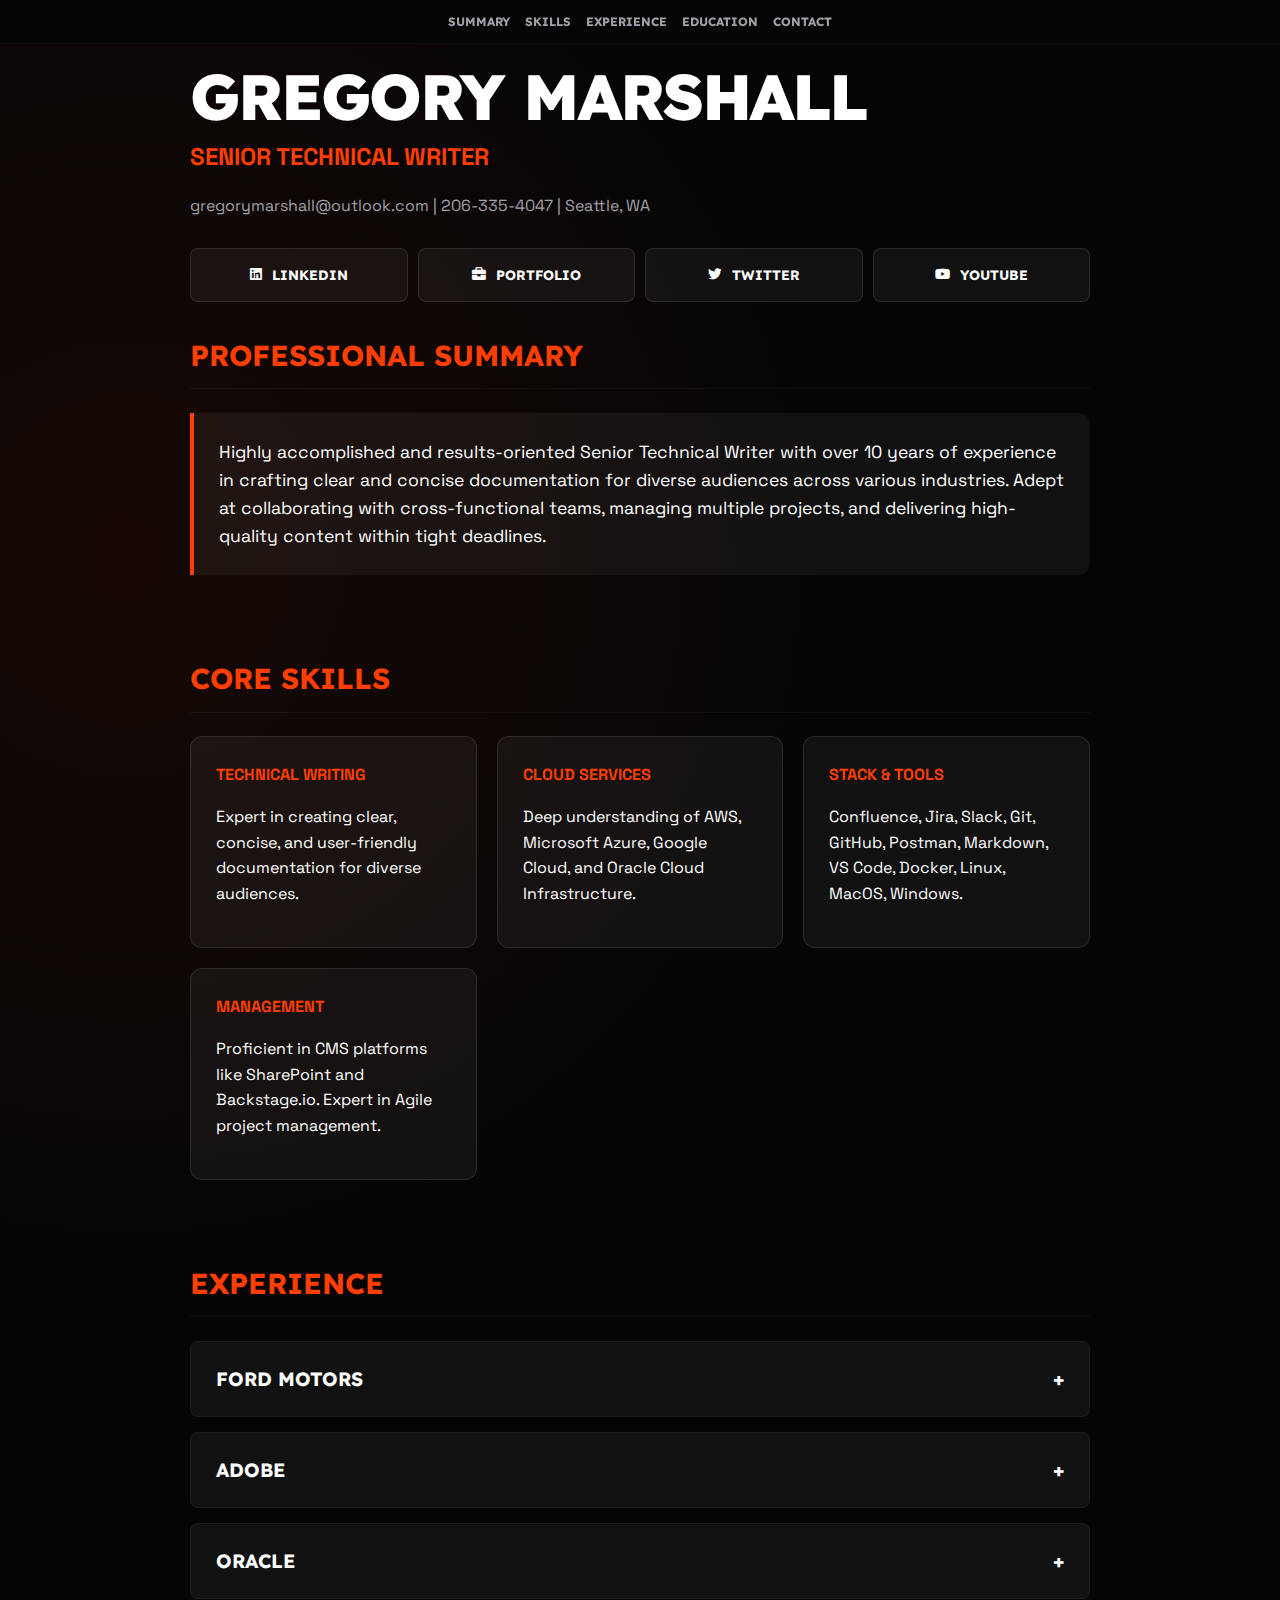
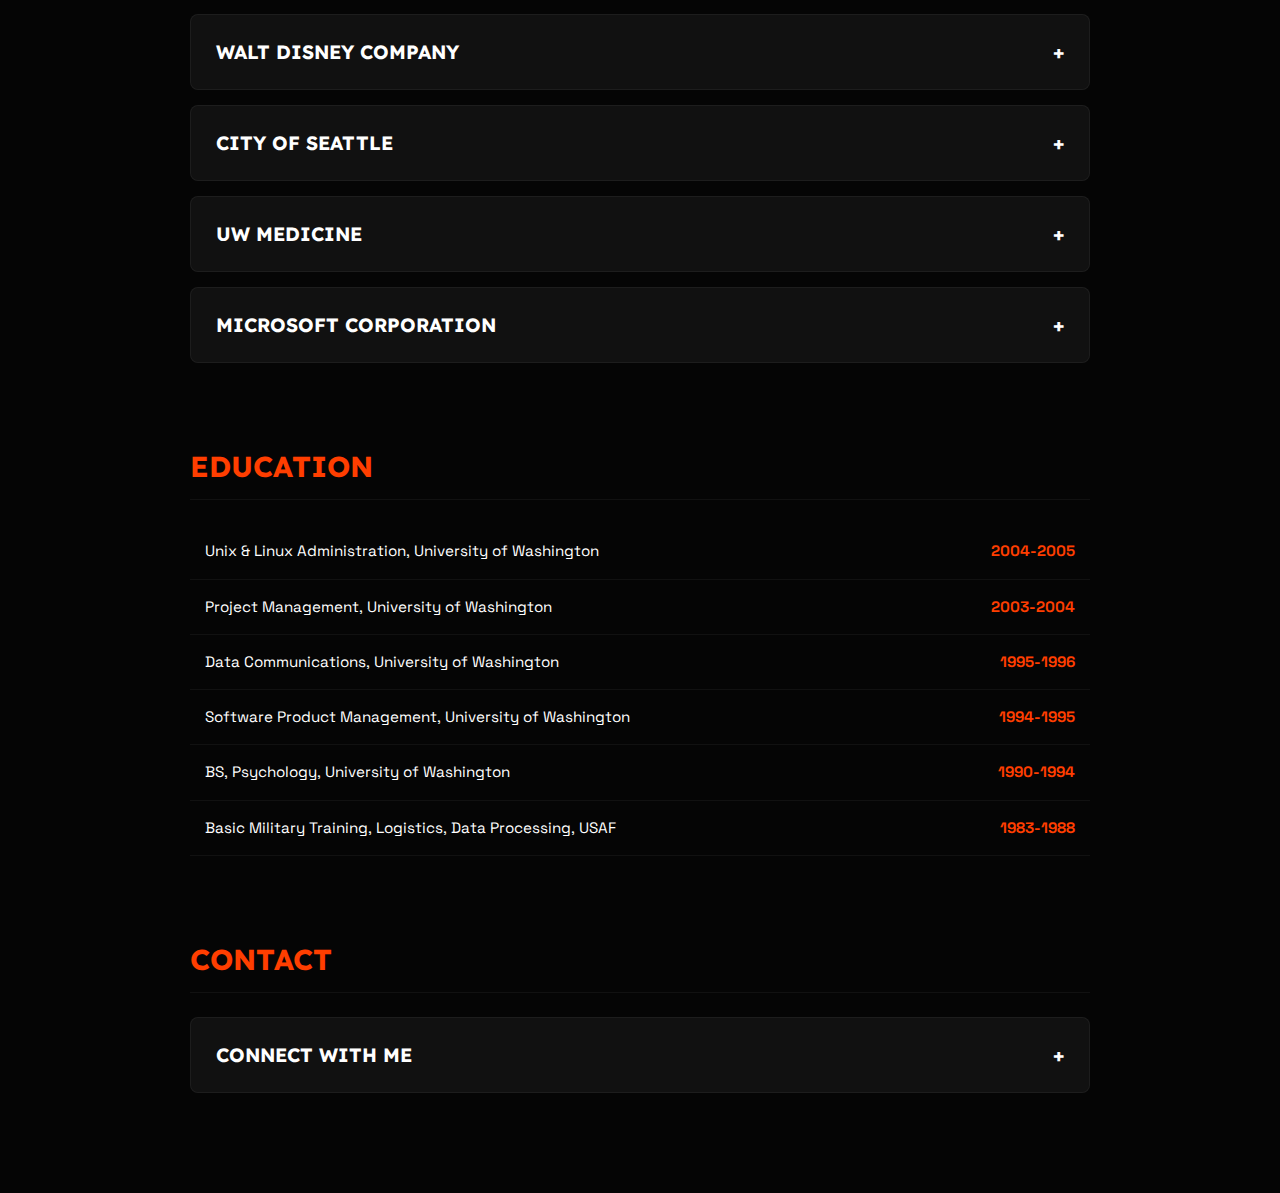
<file: index2.html>
<!DOCTYPE html>
<html lang="en">
<head>
    <meta charset="UTF-8">
    <meta name="viewport" content="width=device-width, initial-scale=1.0">
    <title>Gregory Marshall | Senior Technical Writer</title>
    <link href="https://fonts.googleapis.com/css2?family=Lexend+Deca:wght@400;700;800&family=Space+Grotesk:wght@300;500;700&display=swap" rel="stylesheet">
    <link rel="stylesheet" href="https://cdnjs.cloudflare.com/ajax/libs/font-awesome/6.0.0/css/all.min.css">
    <style>
        :root {
            --accent: #ff3e00;
            --bg: #050505;
            --glass: rgba(255, 255, 255, 0.05);
            --text-main: #ffffff;
            --text-sub: #a1a1aa;
        }

        html { scroll-behavior: smooth; }

        body {
            font-family: 'Space Grotesk', sans-serif;
            background: var(--bg);
            color: var(--text-main);
            margin: 0;
            padding: 0;
            background-image: radial-gradient(circle at 10% 20%, rgba(255, 62, 0, 0.07) 0%, transparent 30%);
            line-height: 1.6;
        }

        nav {
            position: sticky;
            top: 0;
            background: rgba(5, 5, 5, 0.95);
            backdrop-filter: blur(15px);
            z-index: 1000;
            border-bottom: 1px solid var(--glass);
            padding: 12px 0;
        }

        .nav-container {
            max-width: 900px;
            margin: 0 auto;
            display: flex;
            justify-content: center;
            gap: 15px;
            flex-wrap: wrap;
        }

        .nav-link {
            color: var(--text-sub);
            text-decoration: none;
            font-family: 'Lexend Deca', sans-serif;
            font-weight: 700;
            font-size: 0.75rem;
            text-transform: uppercase;
        }

        .container { max-width: 900px; margin: 0 auto; padding: 20px; }

        header { margin-bottom: 20px; }

        h1 {
            font-family: 'Lexend Deca', sans-serif;
            font-size: clamp(2.5rem, 8vw, 4rem);
            font-weight: 800;
            margin: 0;
            letter-spacing: -2px;
            line-height: 1;
        }

        .hero-title {
            color: var(--accent);
            font-size: 1.5rem;
            font-weight: 700;
            margin-top: 10px;
            text-transform: uppercase;
        }

        .social-grid { display: grid; grid-template-columns: repeat(2, 1fr); gap: 10px; margin: 30px 0; }
        @media (min-width: 600px) { .social-grid { grid-template-columns: repeat(4, 1fr); } }

        .social-btn, .submit-btn {
            display: flex; align-items: center; justify-content: center; background: var(--glass); color: #fff;
            text-decoration: none; padding: 15px; border-radius: 8px; border: 1px solid rgba(255,255,255,0.1);
            font-family: 'Lexend Deca'; font-weight: 700; font-size: 0.85rem; transition: 0.3s;
            cursor: pointer; gap: 10px;
        }

        .social-btn:hover { background: var(--accent); transform: translateY(-2px); }

        section { margin-bottom: 80px; scroll-margin-top: 80px; }
        h2 { color: var(--accent); font-family: 'Lexend Deca'; font-size: 1.8rem; border-bottom: 1px solid var(--glass); padding-bottom: 10px; }

        .prof-summary {
            padding: 25px;
            background: var(--glass);
            border-left: 4px solid var(--accent);
            font-size: 1.1rem;
            border-radius: 0 12px 12px 0;
        }

        .skills-grid { display: grid; grid-template-columns: repeat(auto-fit, minmax(250px, 1fr)); gap: 20px; }
        .skill-card { background: var(--glass); padding: 25px; border-radius: 12px; border: 1px solid rgba(255,255,255,0.1); }
        .skill-card h4 { color: var(--accent); margin: 0 0 10px 0; text-transform: uppercase; }

        .acc-item { margin-bottom: 15px; background: var(--glass); border-radius: 8px; border: 1px solid rgba(255,255,255,0.05); }
        .acc-btn {
            width: 100%; padding: 25px; background: none; border: none;
            display: flex; justify-content: space-between; cursor: pointer;
            color: var(--text-main); font-size: 1.2rem; font-weight: 700; font-family: 'Lexend Deca'; text-align: left;
        }

        .acc-content { max-height: 0; overflow: hidden; transition: 0.4s ease-out; }
        .inner { padding: 0 25px 25px; color: var(--text-sub); }
        .inner ul { padding-left: 20px; }
        .inner li { margin-bottom: 10px; }
        .meta-text { color: var(--accent); font-weight: 700; font-size: 0.85rem; display: block; margin-bottom: 10px; text-transform: uppercase; }

        .edu-table { width: 100%; border-collapse: collapse; }
        .edu-table td { padding: 15px; border-bottom: 1px solid var(--glass); font-size: 0.95rem; }
        .edu-year { text-align: right; color: var(--accent); font-weight: 700; width: 120px; }

        .contact-form { background: var(--glass); padding: 40px; border-radius: 20px; }
        .form-group { margin-bottom: 25px; }
        .form-group label { display: block; margin-bottom: 10px; font-weight: 600; color: var(--accent); font-size: 0.8rem; }
        .form-group input, .form-group textarea {
            width: 100%; padding: 15px; background: rgba(0,0,0,0.3); border: 1px solid rgba(255,255,255,0.1);
            border-radius: 8px; color: #fff; font-family: inherit; box-sizing: border-box;
        }
    </style>
</head>
<body>

<nav>
    <div class="nav-container">
        <a href="#summary" class="nav-link">Summary</a>
        <a href="#skills" class="nav-link">Skills</a>
        <a href="#experience" class="nav-link">Experience</a>
        <a href="#education" class="nav-link">Education</a>
        <a href="#contact" class="nav-link">Contact</a>
    </div>
</nav>

<div class="container">
    <header>
        <h1>GREGORY MARSHALL</h1>
        <div class="hero-title">Senior Technical Writer</div>
        <p style="color: var(--text-sub);">gregorymarshall@outlook.com | 206-335-4047 | Seattle, WA</p>
    </header>

    <div class="social-grid">
        <a href="#" class="social-btn"><i class="fab fa-linkedin"></i> LINKEDIN</a>
        <a href="#" class="social-btn"><i class="fas fa-briefcase"></i> PORTFOLIO</a>
        <a href="#" class="social-btn"><i class="fab fa-twitter"></i> TWITTER</a>
        <a href="#" class="social-btn"><i class="fab fa-youtube"></i> YOUTUBE</a>
    </div>

    <section id="summary">
        <h2>PROFESSIONAL SUMMARY</h2>
        <div class="prof-summary">
            Highly accomplished and results-oriented Senior Technical Writer with over 10 years of experience in crafting clear and concise documentation for diverse audiences across various industries.  Adept at collaborating with cross-functional teams, managing multiple projects, and delivering high-quality content within tight deadlines. 
        </div>
    </section>

    <section id="skills">
        <h2>CORE SKILLS</h2>
        <div class="skills-grid">
            <div class="skill-card">
                <h4>Technical Writing</h4>
                <p>Expert in creating clear, concise, and user-friendly documentation for diverse audiences. </p>
            </div>
            <div class="skill-card">
                <h4>Cloud Services</h4>
                <p>Deep understanding of AWS, Microsoft Azure, Google Cloud, and Oracle Cloud Infrastructure. </p>
            </div>
            <div class="skill-card">
                <h4>Stack & Tools</h4>
                <p>Confluence, Jira, Slack, Git, GitHub, Postman, Markdown, VS Code, Docker, Linux, MacOS, Windows. </p>
            </div>
            <div class="skill-card">
                <h4>Management</h4>
                <p>Proficient in CMS platforms like SharePoint and Backstage.io.  Expert in Agile project management. </p>
            </div>
        </div>
    </section>

    <section id="experience">
        <h2>EXPERIENCE</h2>
        <div class="accordion">
            <div class="acc-item">
                <button class="acc-btn" onclick="toggle(this)">FORD MOTORS <span>+</span></button>
                <div class="acc-content"><div class="inner">
                    <span class="meta-text">2023-2024 | Seattle, WA</span>
                    <ul>
                        <li>Authored developer content for API onboarding, technical overviews, architecture diagrams, workflows, and how-to guides for the Connected Vehicle Cloud platform. </li>
                        <li>Migrated developer content to Backstage.io; resolved content rendering issues; created and reviewed templates. </li>
                        <li>Researched and proposed new functionality to automate routine tasks. </li>
                    </ul>
                </div></div>
            </div>
            <div class="acc-item">
                <button class="acc-btn" onclick="toggle(this)">ADOBE <span>+</span></button>
                <div class="acc-content"><div class="inner">
                    <span class="meta-text">2022 | Seattle, WA</span>
                    <ul>
                        <li>Authored onboarding guides, technology overviews, architectural diagrams, and code samples for Adobe Commerce on Cloud developers. </li>
                        <li>Collaborated with stakeholders on content plans for Blue/Green deployment and disaster recovery features. </li>
                        <li>Engaged with the Magento open-source community to address and fix reported content issues. </li>
                    </ul>
                </div></div>
            </div>
            <div class="acc-item">
                <button class="acc-btn" onclick="toggle(this)">ORACLE <span>+</span></button>
                <div class="acc-content"><div class="inner">
                    <span class="meta-text">2020-2021 | Seattle, WA</span>
                    <ul>
                        <li>Authored OCI content for workflow as a service, multifactor authentication (MFA), SSO, certificate services, and identity management. </li>
                        <li>Helped obtain FedRAMP+ certification for IL5 systems by reviewing security control responses and terminology. </li>
                    </ul>
                </div></div>
            </div>
            <div class="acc-item">
                <button class="acc-btn" onclick="toggle(this)">WALT DISNEY COMPANY <span>+</span></button>
                <div class="acc-content"><div class="inner">
                    <span class="meta-text">2018-2019 | Seattle, WA</span>
                    <ul>
                        <li>Authored mobile SDK REST API documentation for v2 release to support integrations with CDN and Unified Messaging platforms. </li>
                        <li>Redesigned the API Confluence portal to consolidate, purge, and reuse content to improve discoverability. </li>
                        <li>Authored step-by-step platform upgrade guides for key customer scenarios. </li>
                    </ul>
                </div></div>
            </div>
            <div class="acc-item">
                <button class="acc-btn" onclick="toggle(this)">CITY OF SEATTLE <span>+</span></button>
                <div class="acc-content"><div class="inner">
                    <span class="meta-text">2016-2018 | Seattle, WA</span>
                    <ul>
                        <li>Wrote 200+ IT technical standard operational procedures (SOP) to capture tribal knowledge for data center migration. </li>
                        <li>Designed UI layouts and content rendering for all content types. </li>
                        <li>Authored Active Directory Governance Risk & Compliance (GRC) runbooks for IDM and security response. </li>
                    </ul>
                </div></div>
            </div>
            <div class="acc-item">
                <button class="acc-btn" onclick="toggle(this)">UW MEDICINE <span>+</span></button>
                <div class="acc-content"><div class="inner">
                    <span class="meta-text">2014-2015 | Seattle, WA</span>
                    <ul>
                        <li>Managed 24x7 IT Security incident response and presented data security/privacy requirements to new UW medical students. </li>
                        <li>Designed a SharePoint site to automate the mapping of NIST 800-053r4 and HIPAA security controls to infrastructure services. </li>
                        <li>Conducted 25 internal application security audits to identify and close critical security gaps. </li>
                    </ul>
                </div></div>
            </div>
            <div class="acc-item">
                <button class="acc-btn" onclick="toggle(this)">MICROSOFT CORPORATION <span>+</span></button>
                <div class="acc-content"><div class="inner">
                    <span class="meta-text">2007-2013 | Redmond, WA</span>
                    <ul>
                        <li>Drove content strategy for 8 technical writers and 2 editors focused on security content for Group Policy, WSUS, UAC, and BitLocker. </li>
                        <li>Authored the "Controlling Windows Communication with the Internet" guide for inbound and outbound security management. </li>
                        <li>Awarded quarterly "Gold Star Award" for resolving the top 20 Windows system errors click on by customers using Windows Event Viewer. </li>
                    </ul>
                </div></div>
            </div>
        </div>
    </section>

    <section id="education">
        <h2>EDUCATION</h2>
        <table class="edu-table">
            <tr><td>Unix & Linux Administration, University of Washington </td><td class="edu-year">2004-2005</td></tr>
            <tr><td>Project Management, University of Washington </td><td class="edu-year">2003-2004</td></tr>
            <tr><td>Data Communications, University of Washington </td><td class="edu-year">1995-1996</td></tr>
            <tr><td>Software Product Management, University of Washington </td><td class="edu-year">1994-1995</td></tr>
            <tr><td>BS, Psychology, University of Washington </td><td class="edu-year">1990-1994</td></tr>
            <tr><td>Basic Military Training, Logistics, Data Processing, USAF </td><td class="edu-year">1983-1988</td></tr>
        </table>
    </section>

    <section id="contact">
        <h2>CONTACT</h2>
        <div class="acc-item">
            <button class="acc-btn" onclick="toggle(this)">CONNECT WITH ME <span>+</span></button>
            <div class="acc-content"><div class="inner">
                <div class="contact-form">
                    <div class="form-group">
                        <label>NAME</label>
                        <input type="text" placeholder="Enter name">
                    </div>
                    <div class="form-group">
                        <label>EMAIL</label>
                        <input type="email" placeholder="Enter email">
                    </div>
                    <div class="form-group">
                        <label>MESSAGE</label>
                        <textarea rows="4" placeholder="How can I help?"></textarea>
                    </div>
                    <button class="submit-btn"><i class="fas fa-paper-plane"></i> SEND MESSAGE</button>
                </div>
            </div></div>
        </div>
    </section>
</div>

<script>
    function toggle(btn) {
        const content = btn.nextElementSibling;
        const isOpen = content.style.maxHeight;
        if (!isOpen) {
            content.style.maxHeight = content.scrollHeight + "px";
            btn.querySelector('span').innerText = '-';
        } else {
            content.style.maxHeight = null;
            btn.querySelector('span').innerText = '+';
        }
    }
</script>

</body>
</html>
</file>
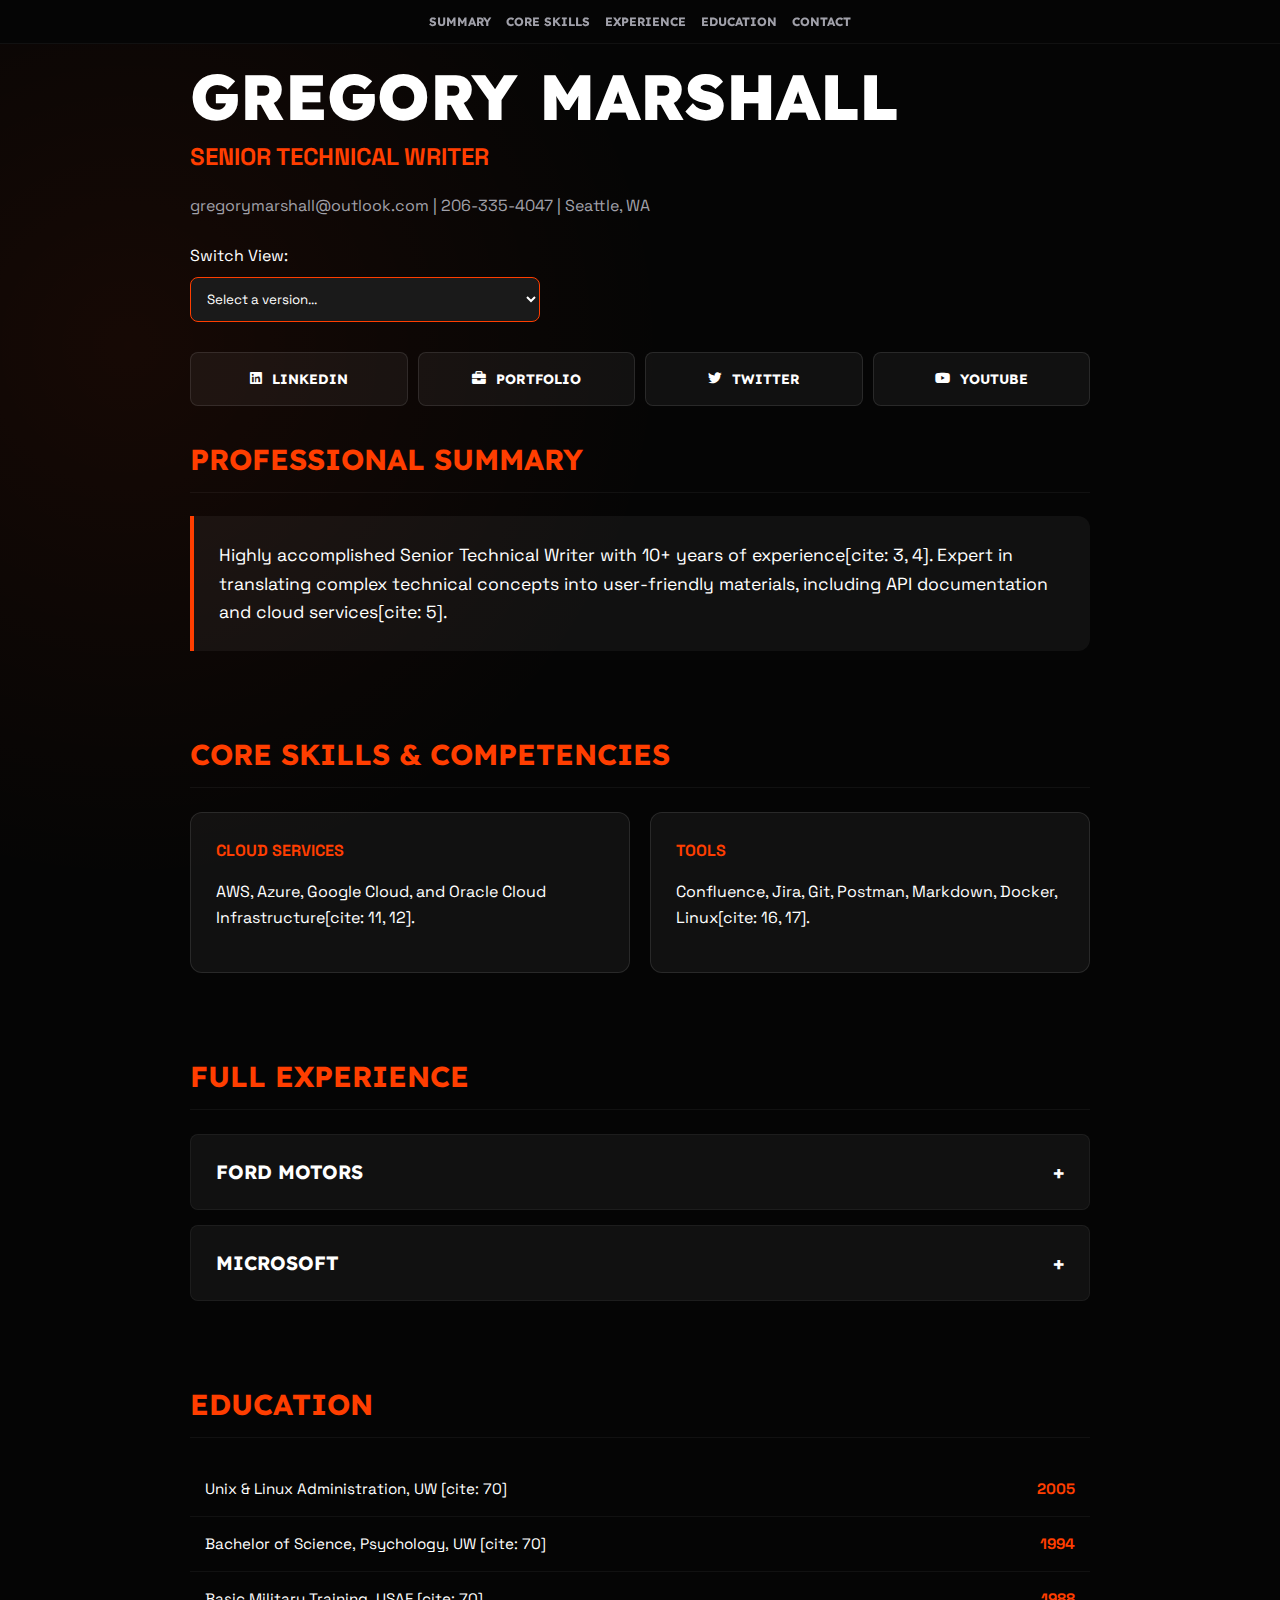
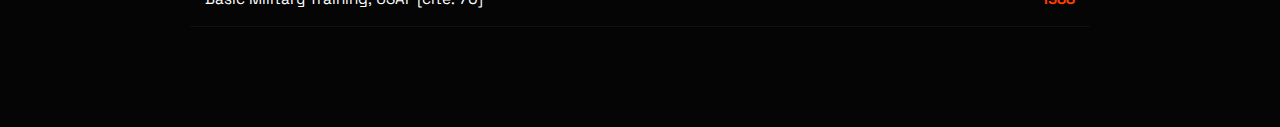
<file: index4.html>
<!DOCTYPE html>
<html lang="en">
<head>
    <meta charset="UTF-8">
    <meta name="viewport" content="width=device-width, initial-scale=1.0">
    <title>Gregory Marshall | Portfolio</title>
    <link href="https://fonts.googleapis.com/css2?family=Lexend+Deca:wght@400;700;800&family=Space+Grotesk:wght@300;500;700&display=swap" rel="stylesheet">
    <link rel="stylesheet" href="https://cdnjs.cloudflare.com/ajax/libs/font-awesome/6.0.0/css/all.min.css">
    <style>
        :root {
            --accent: #ff3e00;
            --bg: #050505;
            --glass: rgba(255, 255, 255, 0.05);
            --text-main: #ffffff;
            --text-sub: #a1a1aa;
        }

        html { scroll-behavior: smooth; }

        body {
            font-family: 'Space Grotesk', sans-serif;
            background: var(--bg);
            color: var(--text-main);
            margin: 0;
            background-image: radial-gradient(circle at 10% 20%, rgba(255, 62, 0, 0.07) 0%, transparent 30%);
            line-height: 1.6;
        }

        nav {
            position: sticky;
            top: 0;
            background: rgba(5, 5, 5, 0.95);
            backdrop-filter: blur(15px);
            z-index: 1000;
            border-bottom: 1px solid var(--glass);
            padding: 12px 0;
        }

        .nav-container {
            max-width: 900px;
            margin: 0 auto;
            display: flex;
            justify-content: center;
            gap: 15px;
            flex-wrap: wrap;
        }

        .nav-link {
            color: var(--text-sub);
            text-decoration: none;
            font-family: 'Lexend Deca', sans-serif;
            font-weight: 700;
            font-size: 0.75rem;
            text-transform: uppercase;
        }

        .container { max-width: 900px; margin: 0 auto; padding: 20px; }

        header { margin-bottom: 20px; }

        h1 {
            font-family: 'Lexend Deca', sans-serif;
            font-size: clamp(2.5rem, 8vw, 4rem);
            font-weight: 800;
            margin: 0;
            line-height: 1;
            text-transform: uppercase;
        }

        .hero-title {
            color: var(--accent);
            font-size: 1.5rem;
            font-weight: 700;
            margin-top: 10px;
            text-transform: uppercase;
        }

        .version-control {
            margin: 25px 0;
            display: flex;
            flex-direction: column;
            gap: 8px;
        }

        .version-select {
            background: #1a1a1a;
            color: #ffffff;
            border: 1px solid var(--accent);
            padding: 12px;
            border-radius: 8px;
            font-family: 'Space Grotesk';
            cursor: pointer;
            width: 100%;
            max-width: 350px;
        }

        .social-grid { display: grid; grid-template-columns: repeat(2, 1fr); gap: 10px; margin: 30px 0; }
        @media (min-width: 600px) { .social-grid { grid-template-columns: repeat(4, 1fr); } }

        .social-btn {
            display: flex; align-items: center; justify-content: center; background: var(--glass); color: #fff;
            text-decoration: none; padding: 15px; border-radius: 8px; border: 1px solid rgba(255,255,255,0.1);
            font-family: 'Lexend Deca'; font-weight: 700; font-size: 0.85rem; transition: 0.3s;
            cursor: pointer; gap: 10px;
        }

        .social-btn:hover { background: var(--accent); transform: translateY(-2px); }

        section { margin-bottom: 80px; scroll-margin-top: 80px; }
        h2 { color: var(--accent); font-family: 'Lexend Deca'; font-size: 1.8rem; border-bottom: 1px solid var(--glass); padding-bottom: 10px; text-transform: uppercase; }

        .prof-summary {
            padding: 25px;
            background: var(--glass);
            border-left: 4px solid var(--accent);
            font-size: 1.1rem;
            border-radius: 0 12px 12px 0;
        }

        .skills-grid {
            display: grid;
            grid-template-columns: repeat(auto-fit, minmax(280px, 1fr));
            gap: 20px;
        }
        .skill-card { background: var(--glass); padding: 25px; border-radius: 12px; border: 1px solid rgba(255,255,255,0.1); }
        .skill-card h4 { color: var(--accent); margin: 0 0 10px 0; text-transform: uppercase; }

        .acc-item { margin-bottom: 15px; background: var(--glass); border-radius: 8px; border: 1px solid rgba(255,255,255,0.05); }
        .acc-btn {
            width: 100%; padding: 25px; background: none; border: none;
            display: flex; justify-content: space-between; cursor: pointer;
            color: var(--text-main); font-size: 1.2rem; font-weight: 700; font-family: 'Lexend Deca'; text-align: left;
        }

        .acc-content { max-height: 0; overflow: hidden; transition: 0.4s ease-out; }
        .inner { padding: 0 25px 25px; color: var(--text-sub); }
        .inner ul { padding-left: 20px; }
        .inner li { margin-bottom: 10px; }
        .meta-text { color: var(--accent); font-weight: 700; font-size: 0.85rem; display: block; margin-bottom: 10px; text-transform: uppercase; }

        .edu-table { width: 100%; border-collapse: collapse; }
        .edu-table td { padding: 15px; border-bottom: 1px solid var(--glass); font-size: 0.95rem; }
        .edu-year { text-align: right; color: var(--accent); font-weight: 700; width: 150px; }
    </style>
</head>
<body>

<nav>
    <div class="nav-container">
        <a href="#summary" class="nav-link">Summary</a>
        <a href="#skills" class="nav-link">Core Skills</a>
        <a href="#experience" class="nav-link">Experience</a>
        <a href="#education" class="nav-link">Education</a>
        <a href="#contact" class="nav-link">Contact</a>
    </div>
</nav>

<div class="container">
    <header>
        <h1>GREGORY MARSHALL</h1>
        <div class="hero-title">Senior Technical Writer</div>
        <p style="color: var(--text-sub);">gregorymarshall@outlook.com | 206-335-4047 | Seattle, WA</p>

        <div class="version-control">
            <label for="resume-version">Switch View:</label>
            <select id="resume-version" class="version-select" onchange="navigateTo(this.value)">
                <option value="">Select a version...</option>
                <option value="index.html">Standard 2025 Resume</option>
                <option value="https://allyourknowledgearebelongtous.github.io/gregory-marshall-resume/index2.html">Cloud & API Version</option>
                <option value="https://allyourknowledgearebelongtous.github.io/gregory-marshall-resume/index3.html">Security & GRC Version</option>
            </select>
        </div>
    </header>

    <div class="social-grid">
        <a href="#" class="social-btn"><i class="fab fa-linkedin"></i> LINKEDIN</a>
        <a href="#" class="social-btn"><i class="fas fa-briefcase"></i> PORTFOLIO</a>
        <a href="#" class="social-btn"><i class="fab fa-twitter"></i> TWITTER</a>
        <a href="#" class="social-btn"><i class="fab fa-youtube"></i> YOUTUBE</a>
    </div>

    <section id="summary">
        <h2>Professional Summary</h2>
        <div class="prof-summary">
            Highly accomplished Senior Technical Writer with 10+ years of experience[cite: 3, 4]. Expert in translating complex technical concepts into user-friendly materials, including API documentation and cloud services[cite: 5].
        </div>
    </section>

    <section id="skills">
        <h2>Core Skills & Competencies</h2>
        <div class="skills-grid">
            <div class="skill-card">
                <h4>Cloud Services</h4>
                <p>AWS, Azure, Google Cloud, and Oracle Cloud Infrastructure[cite: 11, 12].</p>
            </div>
            <div class="skill-card">
                <h4>Tools</h4>
                <p>Confluence, Jira, Git, Postman, Markdown, Docker, Linux[cite: 16, 17].</p>
            </div>
        </div>
    </section>

    <section id="experience">
        <h2>Full Experience</h2>
        <div class="accordion">
            <div class="acc-item">
                <button class="acc-btn" onclick="toggle(this)">FORD MOTORS <span>+</span></button>
                <div class="acc-content"><div class="inner">
                    <span class="meta-text">2023-2024 | Seattle, WA [cite: 19, 20, 21]</span>
                    <ul>
                        <li>Authored developer content for API onboarding and architecture diagrams[cite: 22].</li>
                        <li>Migrated developer content to Backstage.io platform[cite: 23].</li>
                        <li>Automated routine tasks and closed Jira content tickets[cite: 24].</li>
                    </ul>
                </div></div>
            </div>
            <div class="acc-item">
                <button class="acc-btn" onclick="toggle(this)">MICROSOFT <span>+</span></button>
                <div class="acc-content"><div class="inner">
                    <span class="meta-text">2007-2013 | Redmond, WA [cite: 63, 64, 65]</span>
                    <ul>
                        <li>Drove strategy for security content on Group Policy and BitLocker[cite: 66].</li>
                        <li>Authored "Controlling Windows Communication with the Internet" guide[cite: 67].</li>
                        <li>Awarded quarterly "Gold Star Award" for resolving top customer errors[cite: 68].</li>
                    </ul>
                </div></div>
            </div>
        </div>
    </section>

    <section id="education">
        <h2>Education</h2>
        <table class="edu-table">
            <tr><td>Unix & Linux Administration, UW [cite: 70]</td><td class="edu-year">2005</td></tr>
            <tr><td>Bachelor of Science, Psychology, UW [cite: 70]</td><td class="edu-year">1994</td></tr>
            <tr><td>Basic Military Training, USAF [cite: 70]</td><td class="edu-year">1988</td></tr>
        </table>
    </section>

</div>

<script>
    function toggle(btn) {
        const content = btn.nextElementSibling;
        const isOpen = content.style.maxHeight;
        if (!isOpen) {
            content.style.maxHeight = content.scrollHeight + "px";
            btn.querySelector('span').innerText = '-';
        } else {
            content.style.maxHeight = null;
            btn.querySelector('span').innerText = '+';
        }
    }

    function navigateTo(url) {
        if (url) window.location.href = url;
    }
</script>

</body>
</html>
</file>
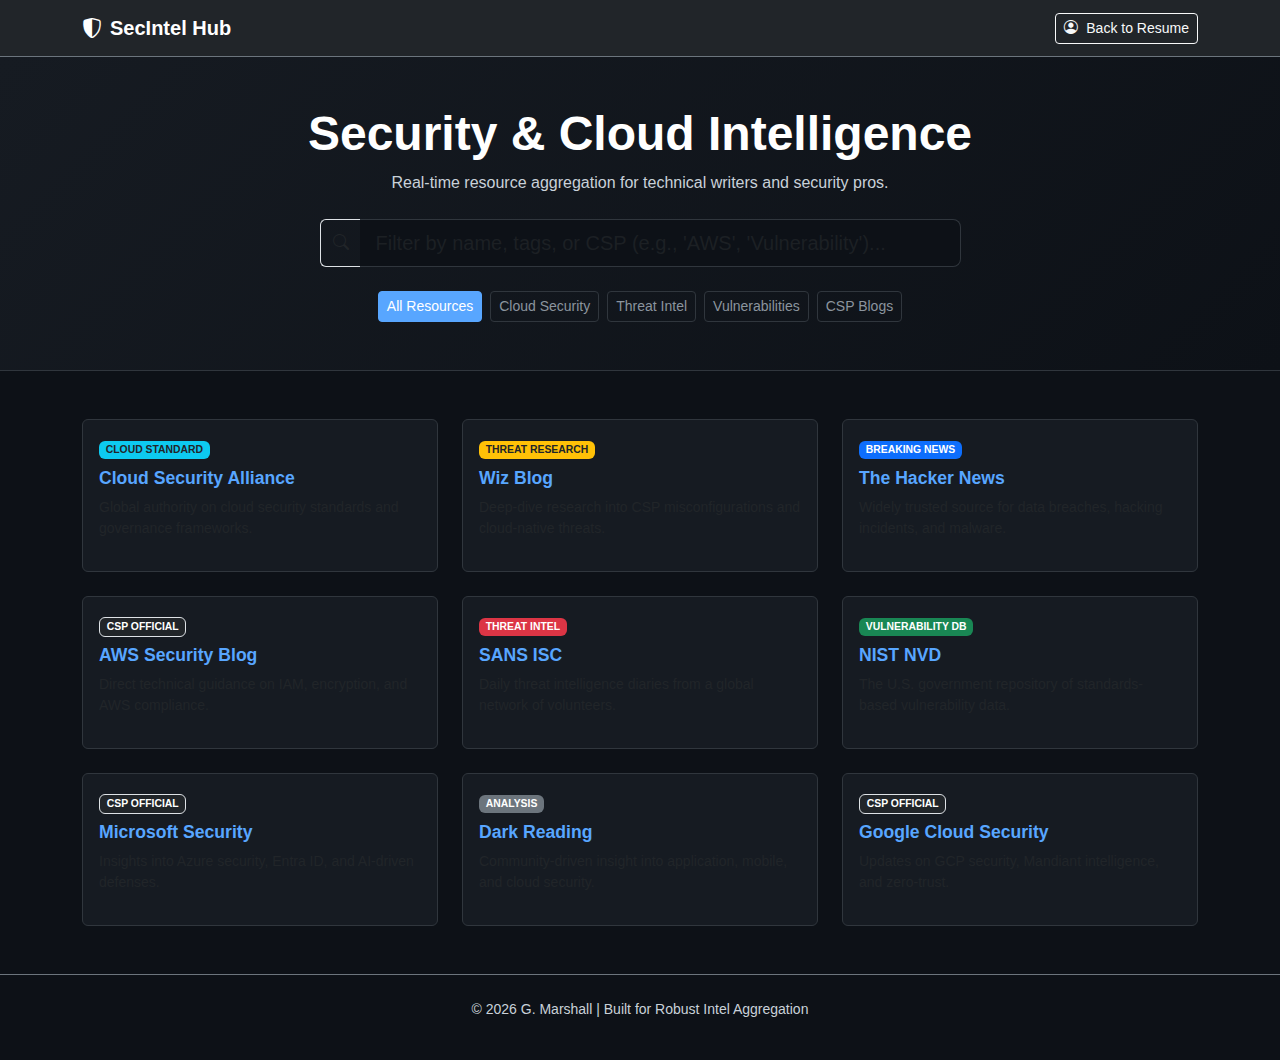
<file: security.html>
<!DOCTYPE html>
<html lang="en">
<head>
    <meta charset="UTF-8">
    <meta name="viewport" content="width=device-width, initial-scale=1.0">
    <title>SecIntel | Security Intelligence Hub</title>
    <link href="https://cdn.jsdelivr.net/npm/bootstrap@5.3.2/dist/css/bootstrap.min.css" rel="stylesheet">
    <link rel="stylesheet" href="https://cdn.jsdelivr.net/npm/bootstrap-icons@1.11.1/font/bootstrap-icons.css">
    <style>
        :root {
            --dark-bg: #0d1117;
            --card-bg: #161b22;
            --accent-blue: #58a6ff;
            --text-gray: #8b949e;
            --border-color: #30363d;
        }
        body { background-color: var(--dark-bg); color: #c9d1d9; font-family: 'Inter', sans-serif; }
        .hero { background: linear-gradient(135deg, #161b22 0%, #0d1117 100%); border-bottom: 1px solid var(--border-color); }
        .nav-link { color: var(--text-gray); }
        .nav-link:hover, .nav-link.active { color: var(--accent-blue); }
        .card { 
            background-color: var(--card-bg); 
            border: 1px solid var(--border-color); 
            transition: all 0.3s cubic-bezier(.25,.8,.25,1);
            height: 100%;
        }
        .card:hover { 
            transform: translateY(-5px); 
            border-color: var(--accent-blue); 
            box-shadow: 0 10px 30px rgba(0,0,0,0.5);
        }
        .card-title { color: var(--accent-blue); font-weight: 700; font-size: 1.1rem; }
        .category-badge { font-size: 0.65rem; text-transform: uppercase; font-weight: 800; }
        .search-bar { background-color: #0d1117; border: 1px solid var(--border-color); color: white; border-radius: 8px; }
        .search-bar:focus { background-color: #0d1117; color: white; border-color: var(--accent-blue); box-shadow: 0 0 0 3px rgba(88, 166, 255, 0.2); }
        a { text-decoration: none; }
        .filter-btn { color: var(--text-gray); border: 1px solid var(--border-color); transition: 0.2s; }
        .filter-btn:hover, .filter-btn.active { background: var(--accent-blue); color: white; border-color: var(--accent-blue); }
    </style>
</head>
<body>

<nav class="navbar navbar-expand-lg navbar-dark bg-dark border-bottom border-secondary sticky-top">
    <div class="container">
        <a class="navbar-brand fw-bold" href="#"><i class="bi bi-shield-shaded me-2"></i>SecIntel Hub</a>
        <div class="d-flex">
            <a href="index.html" class="btn btn-outline-light btn-sm"><i class="bi bi-person-circle me-1"></i> Back to Resume</a>
        </div>
    </div>
</nav>

<section class="hero py-5 text-center">
    <div class="container">
        <h1 class="display-5 fw-bold text-white mb-2">Security & Cloud Intelligence</h1>
        <p class="text-gray mb-4">Real-time resource aggregation for technical writers and security pros.</p>
        <div class="row justify-content-center">
            <div class="col-md-7">
                <div class="input-group">
                    <span class="input-group-text bg-transparent border-end-0 text-gray"><i class="bi bi-search"></i></span>
                    <input type="text" id="siteSearch" class="form-control form-control-lg search-bar border-start-0" placeholder="Filter by name, tags, or CSP (e.g., 'AWS', 'Vulnerability')...">
                </div>
            </div>
        </div>
        <div class="mt-4 d-flex justify-content-center gap-2 flex-wrap" id="filterContainer">
            <button class="btn btn-sm filter-btn active" onclick="filterCategory('all')">All Resources</button>
            <button class="btn btn-sm filter-btn" onclick="filterCategory('cloud')">Cloud Security</button>
            <button class="btn btn-sm filter-btn" onclick="filterCategory('news')">Threat Intel</button>
            <button class="btn btn-sm filter-btn" onclick="filterCategory('vuln')">Vulnerabilities</button>
            <button class="btn btn-sm filter-btn" onclick="filterCategory('csp')">CSP Blogs</button>
        </div>
    </div>
</section>

<div class="container my-5">
    <div class="row g-4" id="resourceGrid">
        
        <div class="col-md-4 resource-item" data-category="cloud" data-tags="csa governance research standards">
            <a href="https://cloudsecurityalliance.org/" target="_blank">
                <div class="card p-3">
                    <div class="mb-2"><span class="badge bg-info text-dark category-badge">Cloud Standard</span></div>
                    <h5 class="card-title">Cloud Security Alliance</h5>
                    <p class="small text-gray">Global authority on cloud security standards and governance frameworks.</p>
                </div>
            </a>
        </div>

        <div class="col-md-4 resource-item" data-category="cloud" data-tags="research vulnerabilities cloud native">
            <a href="https://www.wiz.io/blog" target="_blank">
                <div class="card p-3">
                    <div class="mb-2"><span class="badge bg-warning text-dark category-badge">Threat Research</span></div>
                    <h5 class="card-title">Wiz Blog</h5>
                    <p class="small text-gray">Deep-dive research into CSP misconfigurations and cloud-native threats.</p>
                </div>
            </a>
        </div>

        <div class="col-md-4 resource-item" data-category="news" data-tags="breaking malware hacks">
            <a href="https://thehackernews.com/" target="_blank">
                <div class="card p-3">
                    <div class="mb-2"><span class="badge bg-primary category-badge">Breaking News</span></div>
                    <h5 class="card-title">The Hacker News</h5>
                    <p class="small text-gray">Widely trusted source for data breaches, hacking incidents, and malware.</p>
                </div>
            </a>
        </div>

        <div class="col-md-4 resource-item" data-category="csp" data-tags="aws amazon identity compliance">
            <a href="https://aws.amazon.com/blogs/security/" target="_blank">
                <div class="card p-3">
                    <div class="mb-2"><span class="badge bg-dark border category-badge">CSP Official</span></div>
                    <h5 class="card-title">AWS Security Blog</h5>
                    <p class="small text-gray">Direct technical guidance on IAM, encryption, and AWS compliance.</p>
                </div>
            </a>
        </div>

        <div class="col-md-4 resource-item" data-category="news" data-tags="daily intel handlers">
            <a href="https://isc.sans.edu/" target="_blank">
                <div class="card p-3">
                    <div class="mb-2"><span class="badge bg-danger category-badge">Threat Intel</span></div>
                    <h5 class="card-title">SANS ISC</h5>
                    <p class="small text-gray">Daily threat intelligence diaries from a global network of volunteers.</p>
                </div>
            </a>
        </div>

        <div class="col-md-4 resource-item" data-category="vuln" data-tags="cve nist database government">
            <a href="https://nvd.nist.gov/" target="_blank">
                <div class="card p-3">
                    <div class="mb-2"><span class="badge bg-success category-badge">Vulnerability DB</span></div>
                    <h5 class="card-title">NIST NVD</h5>
                    <p class="small text-gray">The U.S. government repository of standards-based vulnerability data.</p>
                </div>
            </a>
        </div>

        <div class="col-md-4 resource-item" data-category="csp" data-tags="azure microsoft cloud entra">
            <a href="https://www.microsoft.com/en-us/security/blog/" target="_blank">
                <div class="card p-3">
                    <div class="mb-2"><span class="badge bg-dark border category-badge">CSP Official</span></div>
                    <h5 class="card-title">Microsoft Security</h5>
                    <p class="small text-gray">Insights into Azure security, Entra ID, and AI-driven defenses.</p>
                </div>
            </a>
        </div>

        <div class="col-md-4 resource-item" data-category="news" data-tags="analysis mobile cloud iot enterprise">
            <a href="https://www.darkreading.com/" target="_blank">
                <div class="card p-3">
                    <div class="mb-2"><span class="badge bg-secondary category-badge">Analysis</span></div>
                    <h5 class="card-title">Dark Reading</h5>
                    <p class="small text-gray">Community-driven insight into application, mobile, and cloud security.</p>
                </div>
            </a>
        </div>

        <div class="col-md-4 resource-item" data-category="csp" data-tags="gcp google cloud mandiant">
            <a href="https://cloud.google.com/blog/products/security" target="_blank">
                <div class="card p-3">
                    <div class="mb-2"><span class="badge bg-dark border category-badge">CSP Official</span></div>
                    <h5 class="card-title">Google Cloud Security</h5>
                    <p class="small text-gray">Updates on GCP security, Mandiant intelligence, and zero-trust.</p>
                </div>
            </a>
        </div>

    </div>
</div>

<footer class="py-4 border-top border-secondary text-center">
    <p class="small text-gray">&copy; 2026 G. Marshall | Built for Robust Intel Aggregation</p>
</footer>

<script>
    const searchInput = document.getElementById('siteSearch');
    const items = document.querySelectorAll('.resource-item');
    const filterBtns = document.querySelectorAll('.filter-btn');

    function updateView() {
        const query = searchInput.value.toLowerCase();
        const activeBtn = document.querySelector('.filter-btn.active');
        const activeCat = activeBtn.getAttribute('onclick').match(/'([^']+)'/)[1];

        items.forEach(item => {
            const text = item.textContent.toLowerCase();
            const tags = item.getAttribute('data-tags').toLowerCase();
            const itemCat = item.getAttribute('data-category');
            
            const matchesSearch = text.includes(query) || tags.includes(query);
            const matchesCat = (activeCat === 'all' || itemCat === activeCat);
            
            item.style.display = (matchesSearch && matchesCat) ? "" : "none";
        });
    }

    searchInput.addEventListener('keyup', updateView);

    function filterCategory(cat) {
        filterBtns.forEach(btn => btn.classList.remove('active'));
        event.target.classList.add('active');
        updateView();
    }
</script>

</body>
</html>
</file>
